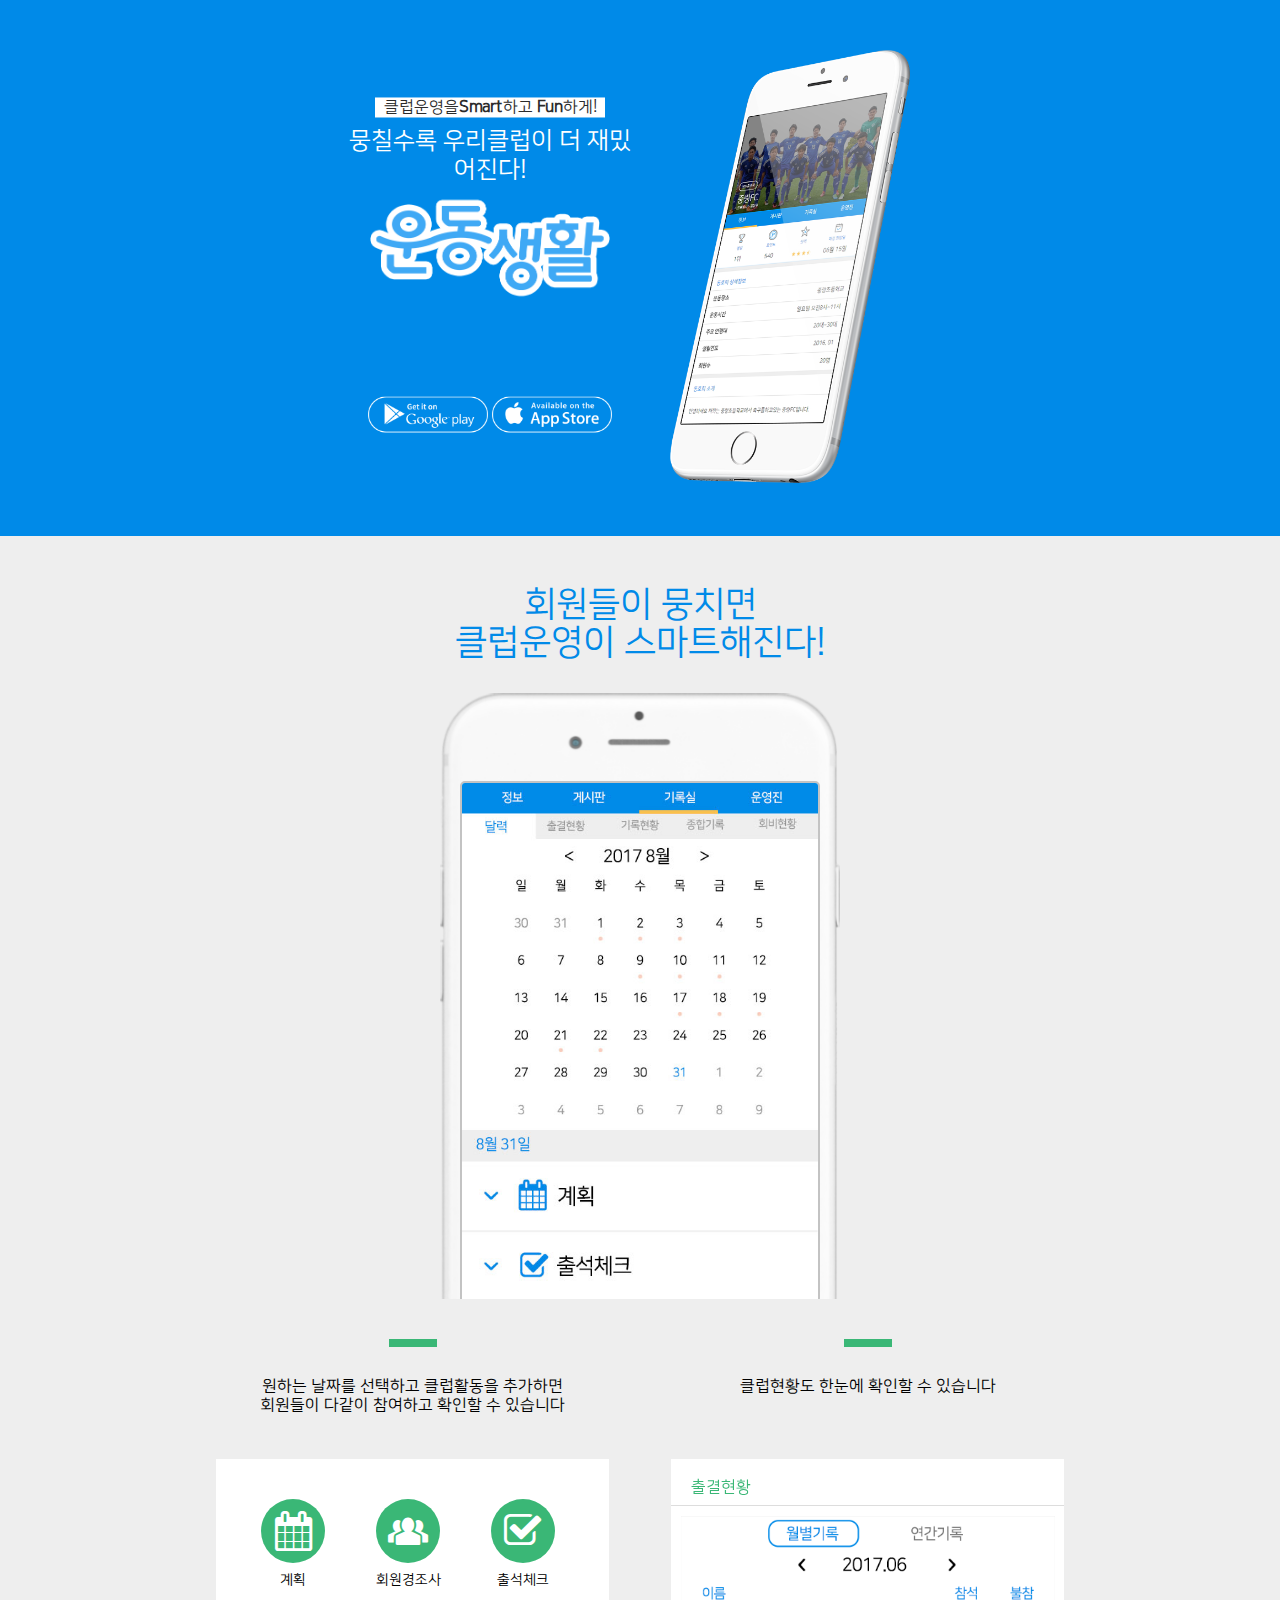
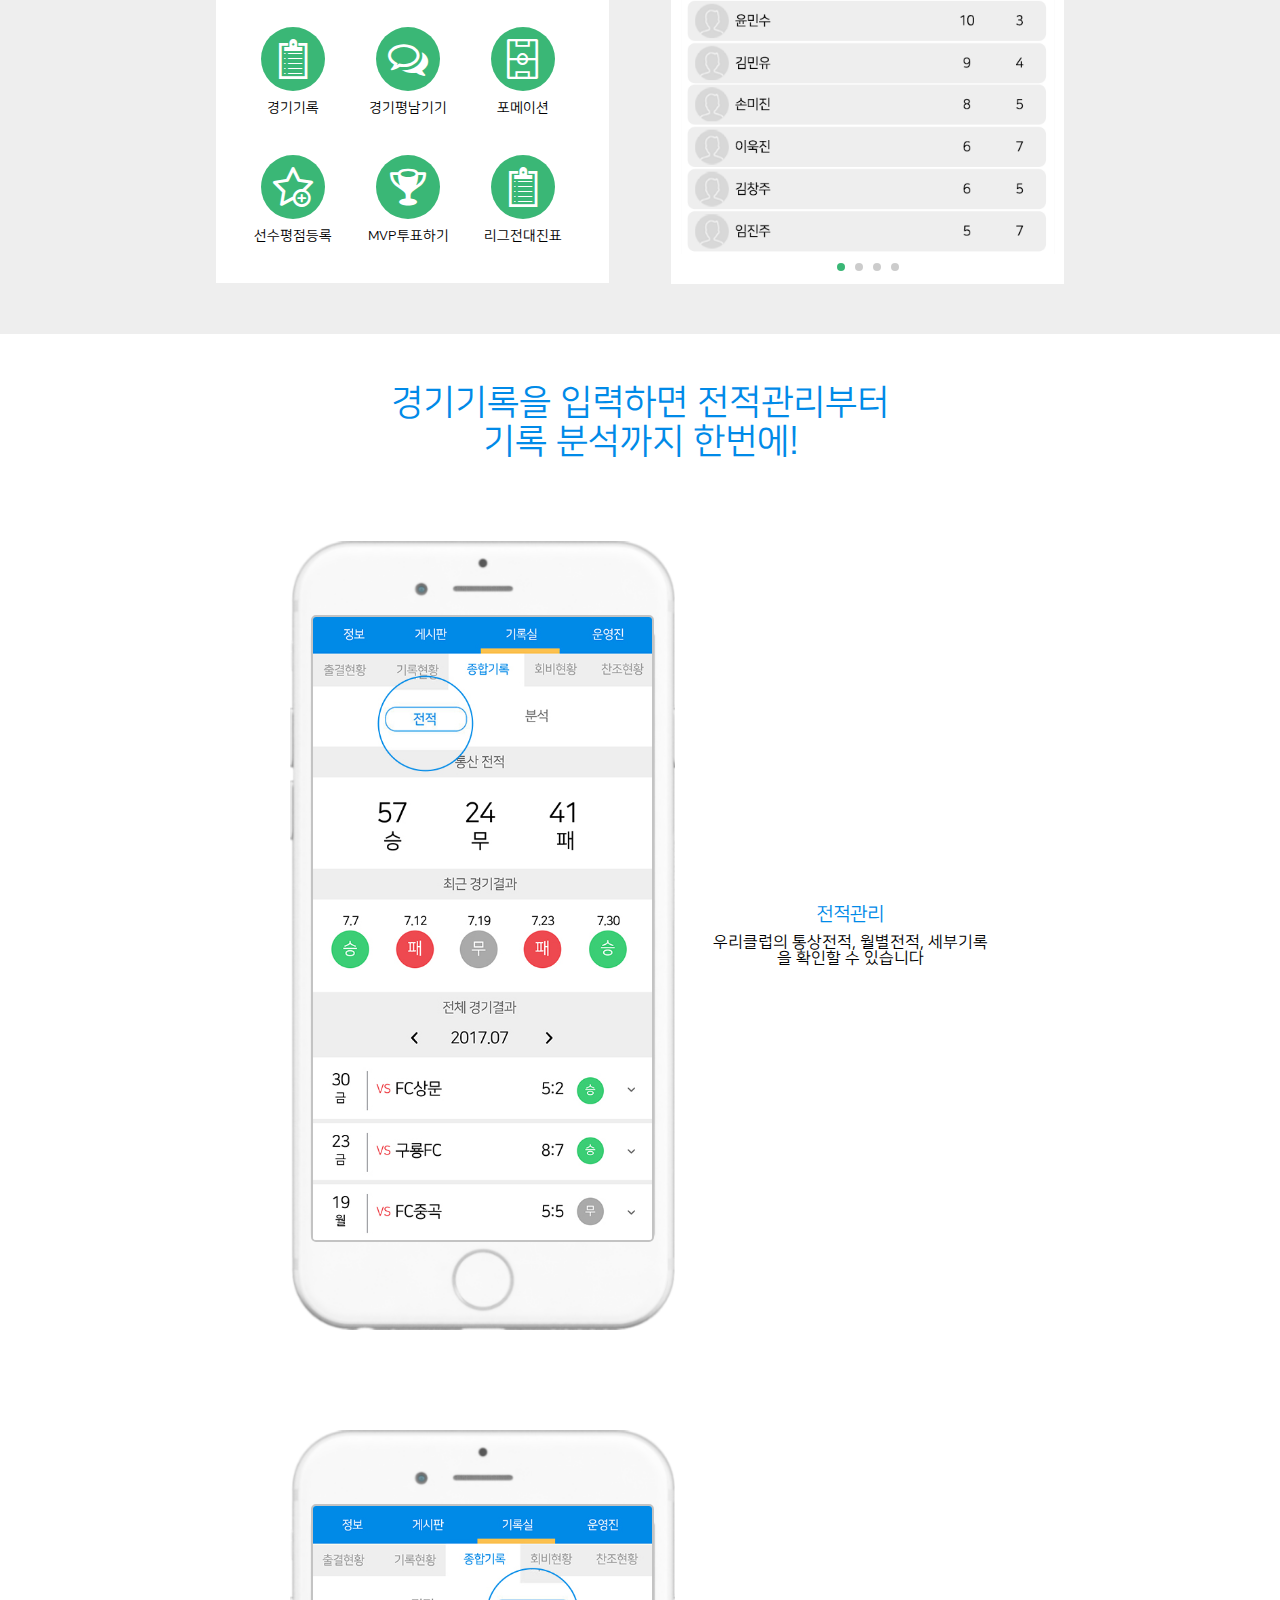
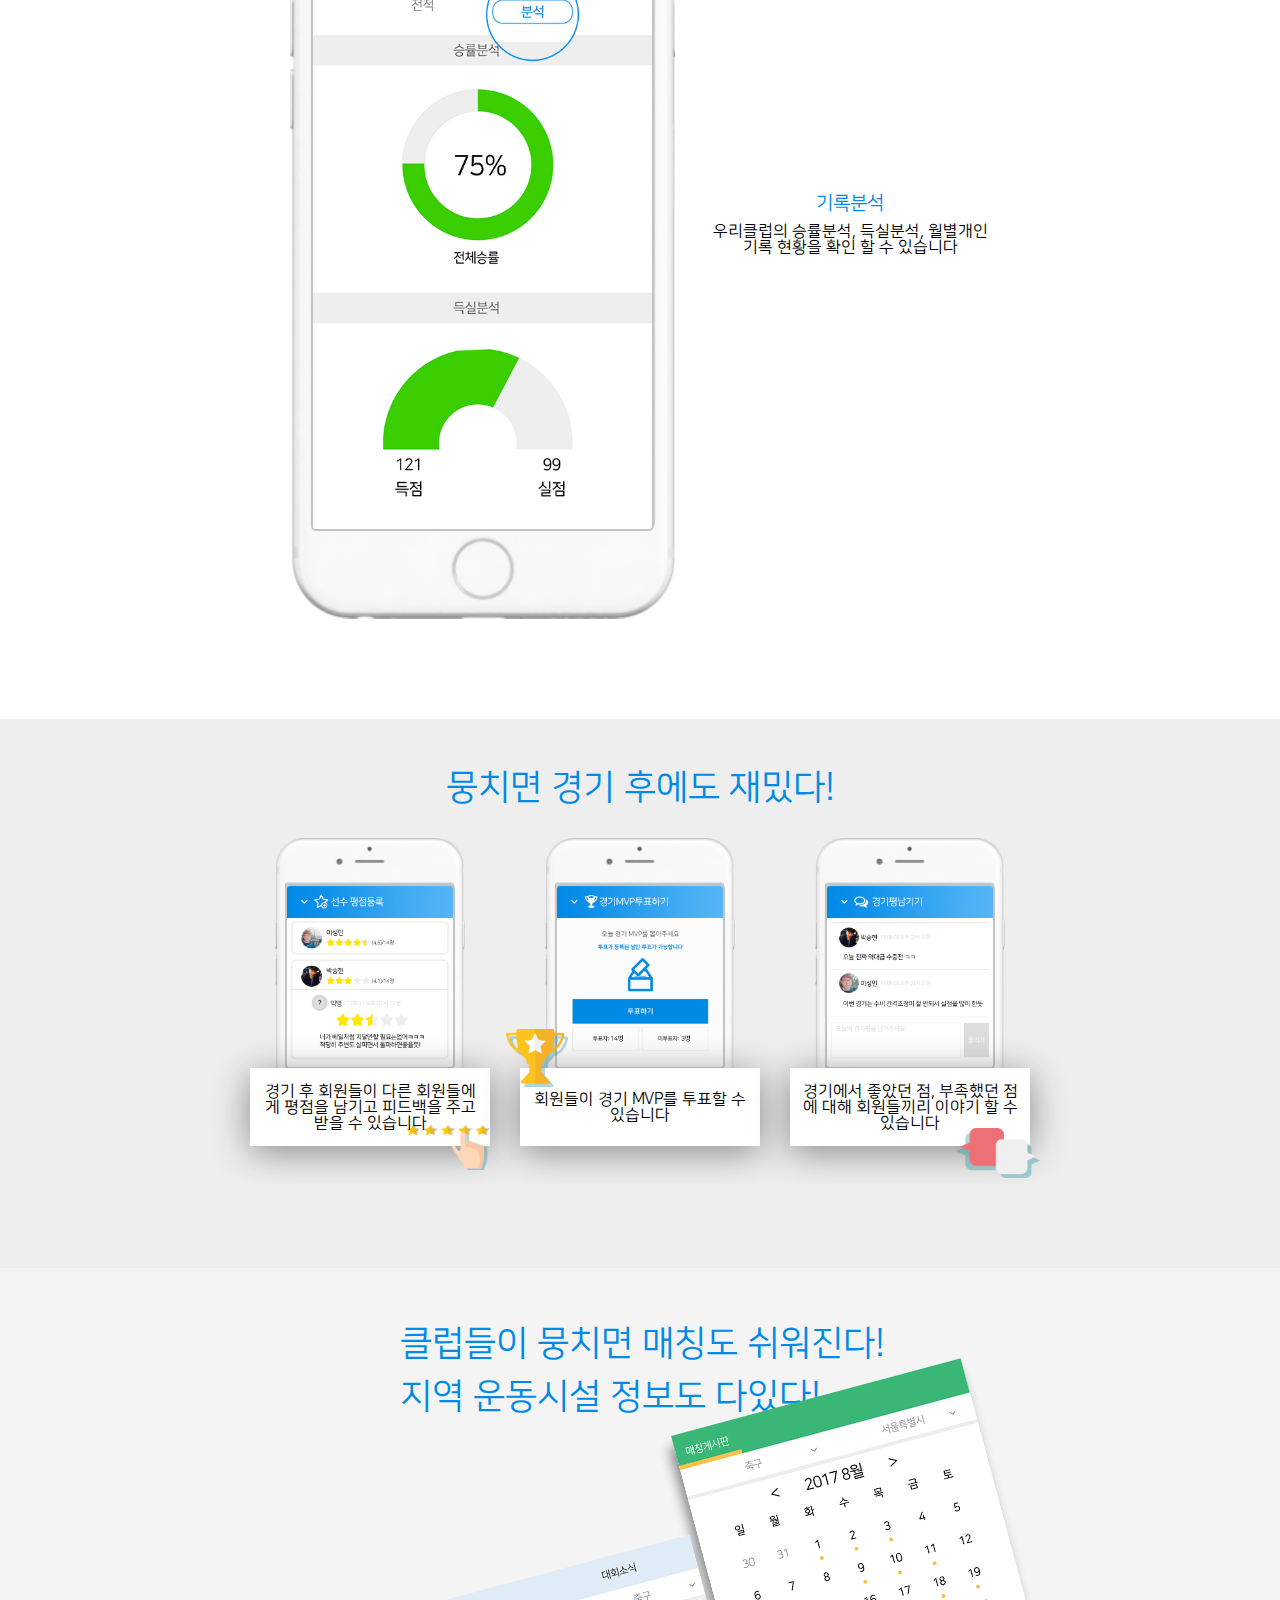
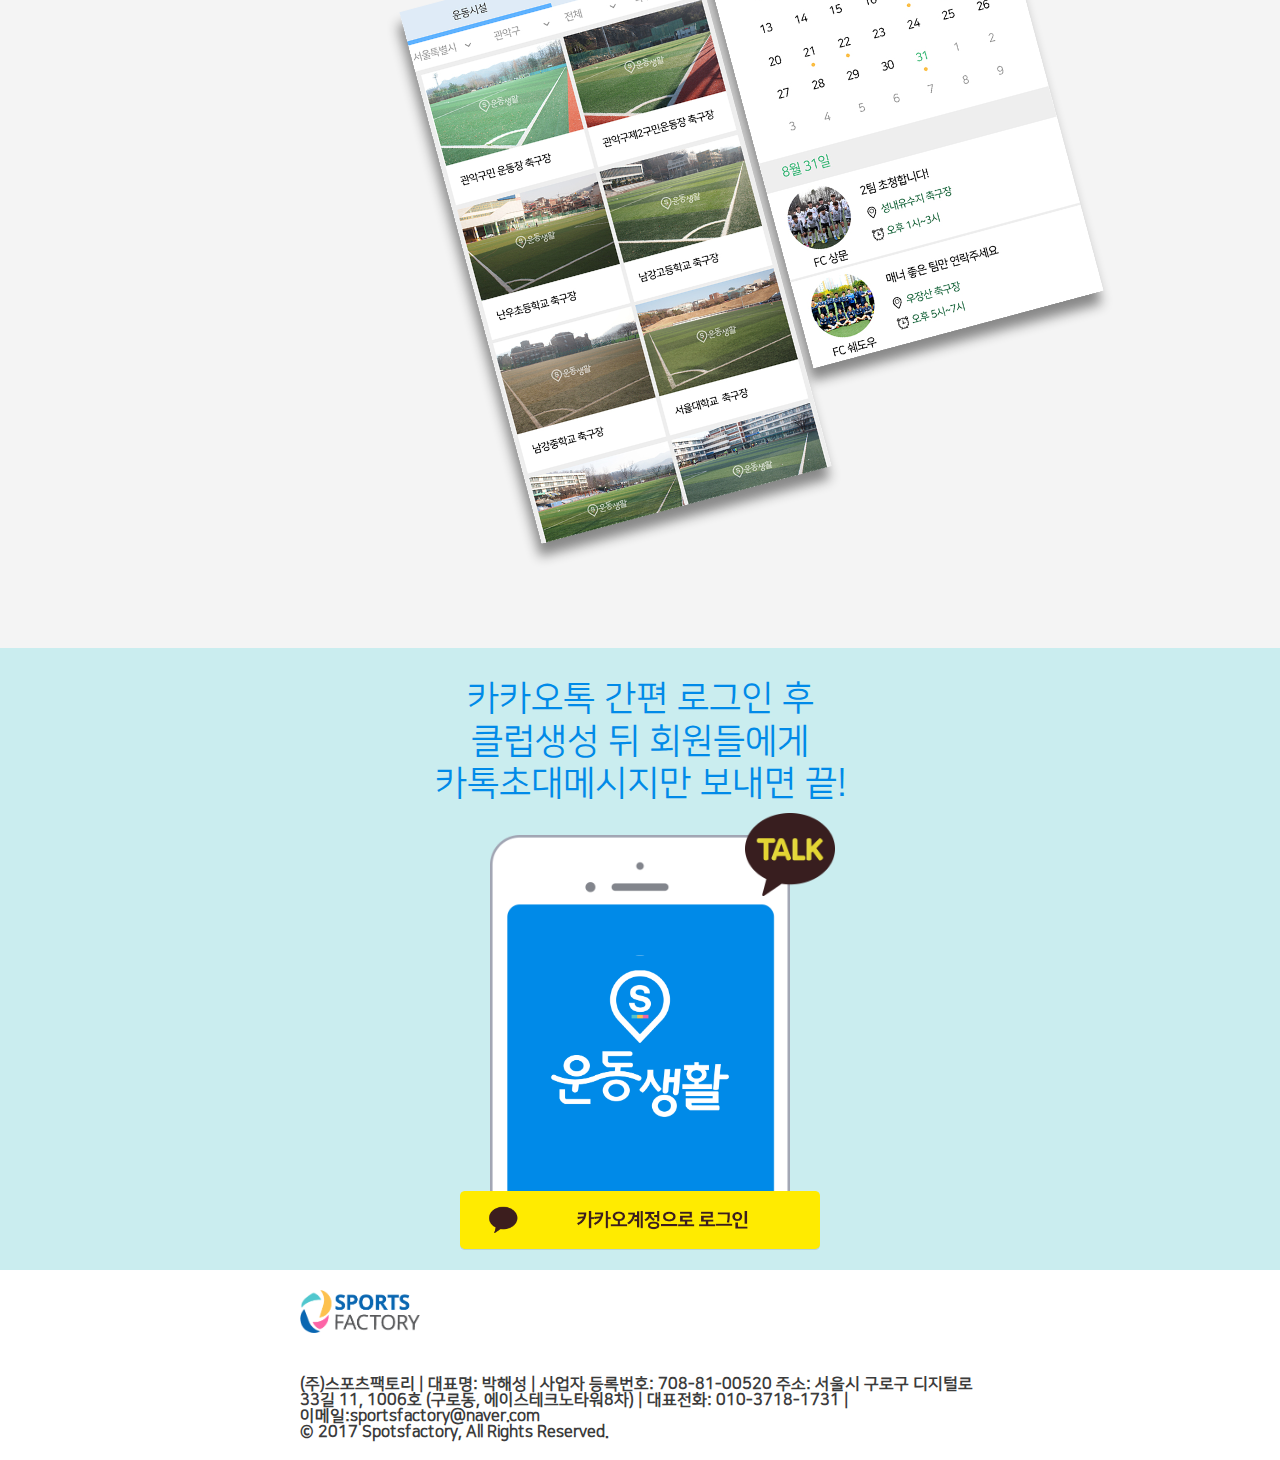
<file: homepage/index.html>
<!DOCTYPE html>
<html lang="en">
<head>
    <meta charset="UTF-8">
    <meta name="viewport" content="width=device-width,  user-scalable=no">
    <title>운동생활</title>
    <link rel="shortcut icon" href="favicon.ico">
    <link rel="stylesheet" type="text/css" href="css/reset.css">
    <link rel="stylesheet" type="text/css" href="css/swiper.css">
    <link rel="stylesheet" type="text/css" href="css/intro.css">
    <script src="js/swiper.js"></script>
</head>
<body>
    <header>
      <div class="contentWrap clearfix">
           <div class="textWrap">        
                <h2>클럽운영을<span>Smart</span>하고 <span>Fun</span>하게!</h2>
                <h1 class="mobile">뭉칠수록<br>우리클럽이 더 재밌어진다!</h1>
                <h1 class="desktop">뭉칠수록 우리클럽이 더 재밌어진다!</h1>
                <div class="mockup2D mobile">
                    <img src="image/splash.png" alt="운동생활">
                </div>
                <img class="desktop title" src="image/title.png">
                <a class="linkBtn" href="">
                    <img src="image/GooglePlay.png">
                    구글 플레이스토어에서 앱 다운받기
                </a>
                <a class="linkBtn" href="">
                    <img src="image/AppStore.png">       
                    애플 앱 스토어에서 앱 다운받기
                </a>
            </div>    
            <div class="imgWrap desktop">
                <img src="image/header.png">
            </div>
       </div>
    </header>
    <section> 
        <article class="recordRoom">
            <h1 class="title">회원들이 뭉치면<br>클럽운영이 스마트해진다!</h1>
            <div class="mockup3D">
                <img src="image/recordRoom.jpg" alt="앱 사용시 볼 수 있는 달력과 함께 일별로 추가 가능한 기록들">
            </div>
            <div class="contentWrap clearfix">
                <div class="content">
                    <h2>
                        원하는 날짜를 선택하고 클럽활동을 추가하면 <br>
                        회원들이 다같이 참여하고 확인할 수 있습니다
                    </h2>
                    <ul class="clearfix">
                        <li><strong class="icon">&#xe801;</strong>계획</li>
                        <li><strong class="icon">&#xe807;</strong>회원경조사</li>
                        <li><strong class="icon">&#xe800;</strong>출석체크</li>
                        <li><strong class="icon">&#xe802;</strong>경기기록</li>
                        <li><strong class="icon">&#xf0e6;</strong>경기평남기기</li>
                        <li><strong class="icon">&#xe84c;</strong>포메이션</li>
                        <li><strong class="icon">&#xe852;</strong>선수평점등록</li>
                        <li><strong class="icon">&#xe803;</strong>MVP투표하기</li>
                        <li><strong class="icon">&#xe802;</strong>리그전대진표</li>
                    </ul>
                </div>
                <div class="content">
                    <h2>클럽현황도 한눈에 확인할 수 있습니다</h2>
                    <div class="swiper-container">
                        <div class="swiper-wrapper">
                            <div class="swiper-slide">
                                <strong>출결현황</strong>
                                <img src="image/list_attend.png" alt="출결현황메뉴에서 참석, 불참을 개인별로 확인 할 수 있습니다.">
                            </div>
                            <div class="swiper-slide">
                                <strong>기록현황</strong>
                                <img src="image/list_record.png" alt="기록현황메뉴에서 득점, 도움을 개인별로 확인 할 수 있습니다.">
                            </div>
                            <div class="swiper-slide">
                                <strong>회비현황</strong>
                                <img src="image/list_fee.png" alt="회비현황메뉴에서 미납, 납부 여부를 개인별로 확인 할 수 있습니다.">
                            </div>
                            <div class="swiper-slide">
                                <strong>찬조현황</strong>
                                <img src="image/list_donate.png" alt="찬조현황메뉴에서 찬조 금액과 찬조 물품을 개인별로 확인 할 수 있습니다.">
                            </div>
                        </div>
                        <!-- Add Pagination -->
                        <div class="swiper-pagination"></div>
                    </div>
                </div>
            </div>
        </article>
        <article class="analysis">
            <h1 class="title">
                경기기록을 입력하면 전적관리부터<br>
                기록 분석까지 한번에!
           </h1>
            <div class="contentWrap clearfix">
                <div class="mockup3D full">
                    <img src="image/analysis1.jpg" alt="기록실에서 기록한 전체 전적의 통계를 확인 할 수 있는 전적 분석 메뉴에 대한 설명">
                </div>
                <div class="textWrap desktop">
                    <h2>전적관리</h2>  
                    <p>우리클럽의 통상전적, 월별전적, 세부기록을 확인할 수 있습니다</p>
                </div>
            </div>
            <div class="contentWrap clearfix">
                <div class="mockup3D full">
                    <img src="image/analysis2.jpg" alt="기록실에서 기록의 분석을 볼 수 있는 전적 분석 메뉴에 대한 설명">
                </div>
                <div class="textWrap desktop">
                    <h2>기록분석</h2>  
                    <p>우리클럽의 승률분석, 득실분석, 월별개인기록 현황을 확인 할 수 있습니다</p>
                </div>
            </div>
        </article>
        <article class="review">
            <h1 class="title">뭉치면 경기 후에도 재밌다!</h1>
            <div class="contentWrap clearfix">
                <div class="content">
                   <div class="mockup3D">
                        <img src="image/rating.png" alt="평점매기기">
                    </div>
                    <div class="textWrap">
                        <img id="icon_rating" src="image/icon_rating.png" src="평점매기기 아이콘">  <p>경기 후 회원들이 다른 회원들에게 평점을 남기고 피드백을 주고 받을 수 있습니다</p>
                    </div>
                </div>
                <div class="content">
                   <div class="mockup3D">
                        <img src="image/mvp.png" alt="MVP투표하기">
                    </div>
                    <div class="textWrap">
                        <img id="icon_mvp" src="image/icon_mvp.png" src="MVP투표하기 아이콘">  <p>회원들이 경기 MVP를 투표할 수 있습니다</p>
                    </div>
                </div>
                <div class="content">
                   <div class="mockup3D">
                        <img src="image/review.png" alt="경기평남기기">
                    </div>
                    <div class="textWrap">
                        <img id="icon_callout" src="image/icon_callout.png" src="경기평 남기기 아이콘">  <p>경기에서 좋았던 점, 부족했던 점에 대해 회원들끼리 이야기 할 수 있습니다</p>
                    </div>
                </div>
            </div>
        </article>
        <article class="matching">
            <div class="contentWrap">
                <h1 class="title">
                    클럽들이 뭉치면 매칭도 쉬워진다! <br>
<!--                    매칭희망팀 목록도 확인 할 수 있습니다 <br> -->
                    지역 운동시설 정보도 다있다!<br><!--
                    시설의 현장사진 및 이용정보를 알 수 있습니다 -->
                </h1>
                <div class="imgWrap">
                    <img src="image/matching1.jpg">
                    <img src="image/matching2.jpg">
                </div>
            </div>
        </article>
        <article class="kakaoTalk">
            <div class="contentWrap">
               <h1 class="title">카카오톡 간편 로그인 후<br> 클럽생성 뒤 회원들에게 <br>카톡초대메시지만 보내면 끝! </h1>
                <div class="mockup2D">
                    <img  class="bg" src="image/splash.png" alt="운동생활">
                    <img  class="callout" src="image/kakao1.png" alt="카카오톡 말풍선 이미지">
                    <img  class="invite" src="image/kakao2.png" alt="카카오톡 초대하기 버튼이미지">
                </div>
            </div>    
        </article> 
    </section>
    <footer>
       <div class="contentWrap">
            <img class="logo" src="image/logo.png" alt="스포트팩토리 로고">
            <p>
                (주)스포츠팩토리 | 대표명: 박해성 | 사업자 등록번호: 708-81-00520
                주소: 서울시 구로구 디지털로 33길 11, 1006호 (구로동, 에이스테크노타워8차) | 대표전화: 010-3718-1731 | 이메일:sportsfactory@naver.com
                <br>
                © 2017 Spotsfactory, All Rights Reserved.
            </p>
        </div>
    </footer>
    
    <script>
        /*스와이퍼*/
        var swiper = new Swiper('.swiper-container', {
            pagination: '.swiper-pagination',
            paginationClickable: true
        });
    </script>    
</body>
</html>
</file>
<file: homepage/css/intro.css>
/*공통*/
    .clearfix:after{    
        content: "";
        clear: both;
        display: block;
    }
    .desktop{
        display: none;
    }
    .mockup3D{
        width: 100%;
        padding: 20px;
        box-sizing: border-box;
        max-width: 400px;
        height: 50%;
        overflow: hidden;
        
        background-image: url(../image/phoneMockup2.png);
        background-size: cover;
        background-repeat: no-repeat;
        margin: auto;    
        width: calc(100% - 40px);
        padding: 20% 4.5% 0 4.5%;
    }
    .mockup3D img{
        width: 100%;
        border-radius: 5px;
        
        margin-bottom: -2%;
        border: 2px solid #c3c3c3;
        box-sizing: border-box;
    }
    .full.mockup3D img{
        margin-bottom: 25%;
        margin-top: -5%;
    }
    .mockup2D{
        background-image: url(../image/phoneMockup.png);
        background-size: contain;
        background-repeat: no-repeat;
        margin: auto;
    }
    .mockup2D img{
        width: 60%;
        margin: 40% auto;
    }
    article{
        padding: 50px 0;
    }
    article h1{
        font-size: 1.4em;
        text-align: center;
        margin-bottom: 30px;
        line-height: 1.1em;
    }
    @media only screen
    and (min-width : 375px) and (max-width : 425px){ 
        article h1{
            font-size: 1.6em;
        }
    }
    @media only screen
    and (min-width : 425px) and (max-width : 768px){ 
        article h1{
            font-size: 1.8em;
        }
    }
    .title{
        color: #008ae8;
    }
    /*공통 tablet*/
    @media only screen
    and (min-width : 768px) { 
        article .title{
            font-size: 2em;
        }
        .desktop{ display: block;}
        .mobile{ display: none; }
    }
    /*공통 decktop*/
    @media only screen
    and (min-width : 1024px) {
        article .title{
        font-size: 2.2em;
        }
    }





/*header*/
    header{
        margin:auto;
        text-align: center;
        padding: 50px 20px;
        max-height: 100vh;
        overflow: hidden;
        background-color: #008ae8;
    }
    header .textWrap{

    }
    header h2{    
        background-color: #fff;
        color: #2b2b2b;
        width: 14em;
        height: 1em;
        margin: auto;
        word-break: keep-all;
        padding: 2px 3px;
    }
    header h2 span{
/*        color: #FFC107;*/
        font-weight: bold;
    }
    header h1{
        line-height: 1.2em;
        color: #fff;
        margin: 10px 0 15px 0;
        font-size: 1.5em;
    }
    header .mockup2D{    
        width: 60%;
        max-width: 200px;
        margin-top: 20px;
        margin-bottom: 20px;
    }
    header .imgWrap{
        width: 55%;
        max-width: 300px;
        float: right;
    }
    header .imgWrap img{
        width: 80%;
    }
    .linkBtn{
        overflow: hidden;
        white-space: nowrap;
        width: 40%;
        max-width: 120px;
        display: inline-block;
    }
    .linkBtn img{
        width: 100%;
    }

    /*header tablet~ 반응형*/
    @media only screen
    and (min-width : 768px) { 
        header .contentWrap{
            width: 70%;
            max-width: 600px;
            position: relative;
            margin: auto;
        }
        header .textWrap{
            width: 51%;
            max-width: 300px;
            position: absolute;
            top: 50%;
            left: 0;
            transform: translate(0, -50% );
        }
        header .title{
            width: 80%;
            margin: auto;
            margin-bottom: 100px;
            max-width: 300px;
        }
    }






/*기록실*/
    .recordRoom{
        background-color: #eee;
    }
    .recordRoom h2:before{
        content: "";
        display: block;
        width: 3rem;
        height: 8px;
        background-color: #3ab776;
        margin: auto;
        margin-bottom: 30px;
    }
    .recordRoom h2{
        text-align: center;
        margin: 40px 10px;
        line-height: 1.2em;
        height: 5em;
    }
    .recordRoom .mockup3D {
        margin: auto;
    }
    /* 기록실 설명 이미지중 화면크기가 440px이상 일때, 목업 이미지 400px이상 커지지 않음 내부의 실사 img 위치가 %로 잡혀있기 때문에 %의 영향을 받지 않게 px값으로 고정하기*/
     @media only screen
        and (min-width : 440px) { 
            .recordRoom .mockup3D{
                padding: 88px 19.797px 0px 19.797px;
            }
            .recordRoom .mockup3D img{
                width: 360.41px;
                margin-bottom: -7.203px;
            }
        }
    .recordRoom ul{
        background-color: #fff;
        margin: auto;
        width: 70%;
        padding: 20px;
        max-width: 500px;
        text-align: left;
        overflow: hidden;
    }
    .recordRoom li{    
        display: inline-block;
        padding: 20px 0;
        width: 50%;
        font-size: 14px;
        text-align: center;
        float: left;
    }
    /*recordRoom layout ul li 3*3*/
    @media only screen
    and (min-width : 400px) { 
        .recordRoom li{    
            width: 32.5%;
        }
    }
    .recordRoom li strong{    
        background-color: #3ab776;
        border-radius: 50%;
        color: #fff;
        display: block;
        font-size: 2.5rem;
        width: 4rem;
        height: 4rem;
        line-height: 4rem;
        margin: auto;
        margin-bottom: 10px;
    }
    .recordRoom .swiper-container{
        background-color: #fff;    
        margin: auto;
        width: calc(70% + 40px);
        max-width: 540px;
    }
    .recordRoom .swiper-slide{
        padding: 20px 0;
    }
    .recordRoom .swiper-slide strong{    
        width: 100%;
        display: block;
        color: #3ab776;
        padding-bottom: 10px;
        border-bottom: 1px solid #ddd;
        text-align: left;
        text-indent: 20px;
    }
    .recordRoom .swiper-slide img{
        width: calc(100% - 20px);
        display: block;
        margin: 10px;
        background-color: #eee;
/*        height: 277px;*/
    }
    .recordRoom .swiper-pagination-bullet-active{
        background: #3ab776;
    }
    /*recordRom desktop 반응형*/
    @media only screen
    and (min-width : 1024px) {
        .recordRoom .contentWrap{
            text-align: center;
            width: 960px;
            margin: auto;
        }
        .recordRoom .content:first-child{
            margin-right: -25px;
        } 
        .recordRoom .content:nth-child(2){
            margin-left: -25px;
        }    
        .recordRoom .content{
            float:left;
            width: 505px;
        }
    }




/*기록분석*/
    .analysis{
        background-color: #fff;
    }
    .analysis .mockup3D{
        margin: 50px auto;
    }
    /*기록분석 tablet~ 반응형*/
    @media only screen
    and (min-width : 768px) { 
        .analysis .contentWrap{
            width: 70%;
            max-width: 700px;
            position: relative;
            margin: auto;
        }
        .analysis .mockup3D{
            float: left;
            width: 55%;
        }
        .analysis .textWrap{
            width: 40%;
            max-width: 400px;
            position: absolute;
            top: 50%;
            right: 0;
            transform: translate(0, -50% );
            word-break: break-all;
            word-wrap: break-word;
            text-align: center;
        }
        .analysis h2{
            color: #008ae8;
            margin-bottom: 10px;
            font-size: 1.2em;
        }
        .analysis p{
        }
    }
    /* 분석 설명 화면크기가 440px 이하일 때 반응형 440px~768px일때 목업 이미지 고정값으로 들어가고 768px 이상일 때 반응형으로 제작*/
    @media only screen
            and (min-width : 440px) and (max-width : 767px) { 
                .analysis .mockup3D{
                    padding: 88px 19.797px 92px 19.797px;
                }
                .analysis .mockup3D img{
                    width: 360.41px;
                    margin-bottom: -7.203px;
                }
            }
     @media only screen
        and (min-width : 768px) { 
            .analysis .mockup3D{
                padding: 13% 3% 0px 3%;
            }
        }




/*평가하기*/
.review{
    background-color: #eee;
}
.review .content{
    position: relative;
    padding: 0 20px;
    margin-bottom: 150px;
}
.review .mockup3D{
    margin: auto;
}
.review .textWrap{
    width: calc(100% - 60px);
    max-width: 380px;
    min-height: 3rem;
    position: absolute;
/*    bottom: 6px;*/
    left: 50%;
    transform: translate(-50%, 0);
    display: block;
    padding: 15px;
    background-color: #fff;
    box-shadow: 0px 6px 36px #888888;
    word-break: break-all;
    word-wrap: break-word;
    text-align: center;
}
.review .textWrap p{
    position: absolute;
    top: 50%;
    left: 50%;
    transform: translate(-50%, -50%);
    width: calc(100% - 20px);
}
.review .textWrap:after { 
    content: ""; 
    display: inline-block; 
    vertical-align: middle;
    width: 0px;
    height: 100%;
}
.review .textWrap img{
    position: absolute;
    display: block;
}
#icon_rating{
    top:73%;
    right: 0;
    width: 35%;
}
#icon_mvp{
    left: -6%;
    top: -50%;
    width: 26%;
}
#icon_callout{
    top: 76%;
    right: -4%;
    width: 35%;
}
/*평가하기 desktop~ 반응형*/
    @media only screen
    and (min-width : 1024px) { 
        .review .contentWrap{
            width: 80%;
            max-width: 810px;
            position: relative;
            margin: auto;
        }
        .review .content{
            width: 33.33%;
            max-width: 230px;
            float: left;
        }
    }
    /* review 설명 이미지중 화면크기가 485px이상 일때, 목업 이미지 400px이상 커지지 않음 내부의 실사 img 위치가 %로 잡혀있기 때문에 %의 영향을 받지 않게 px값으로 고정하기*/
     @media only screen
        and (min-width : 485px) and (max-width : 1023px){ 
            .review .mockup3D{
                padding: 88px 19.797px 0px 19.797px;
            }
            .review .mockup3D img{
                width: 360.41px;
                margin-bottom: -7.203px;
            }
        }
/* matching*/
.matching{
    background-color: #f4f4f4;
    height: 150vw;
    overflow: hidden;
    padding-bottom: 150px;
}
.matching .contentWrap{
    margin: auto;
    width: 100%;
    max-width: 500px;
    margin-bottom: 18%;
}
.matching .title{
    text-align: left;
    margin-left: 10px;
    margin-bottom: 10%;
    line-height: 1.5em;
}
.matching .imgWrap{
    position: relative;
    height: 100vw;
    transform: rotate(-15deg);
    max-width: 580px;
}
.matching img{
    position: absolute;
    width: 60%;
    box-shadow: -5px 12px 12px #888888;
}
.matching img:nth-child(1){
    left: calc(60% - 20px + 8px);
    top: 0;
}
.matching img:nth-child(2){
    top: 20%;
    left: -20px;
}
/*왼쪽하단의 이미지 top기본은 %로 작업되어있음, 화면이 커졌을 때 많이 내려가 보이는 것을 잡아줌*/
@media only screen
    and (min-width : 450px){ 
        .matching img:nth-child(2){
            top: 100px;
        }
    }

/*화면크기 500px에서 contentWrap 넓이 500px이고 내부 img크기는 전체 길이의 %인것을 px로 고정해줌*/
@media only screen
    and (min-width : 500px) { 
        .matching img{
            width: 300px;
        }
        .matching{
            height: 780px;
        }
    }

/*이미지 최고 사이즈 이상으로 커졌을 때 이미지가 자동으로 오른쪽 하단에 붙도록 설정*/
@media only screen
    and (min-width : 650px) { 
        .matching .imgWrap{
            right: calc(-50vw + 300px);
            top: -30px;
        }
    }

/*화면 전체의 길이가 길어져서 오른쪽 하단에 붙는것이 어색해질때 px값으로 위치를 고정*/
@media only screen
    and (min-width : 1000px) { 
        .matching .imgWrap{
            right: -160px;
            top: -50px;
        }
    }
/*kakaoTalk*/
.kakaoTalk{
    background-color: #caedef;
    padding: 0;
    padding-top: 30px;
}
.kakaoTalk .title{
    line-height: 1.2em;
}
.kakaoTalk .mockup2D{
    width: 50%;
    max-width: 300px;
    position: relative;
    text-align: center;
}
.kakaoTalk .invite{
    width: 120%;
    margin: 0;
    position: absolute;
    bottom: 20px;
    left: 50%;
    transform: translate(-50%, 0);
}
.kakaoTalk .callout{
    position: absolute;
    top: -5%;
    margin: 0;
    width: 30%;
    max-width: 90px;
    right: -15%;
}
@media only screen
    and (min-width : 768px) { 
        .kakaoTalk .contentWrap{
            width: 70%;
            max-width: 700px;
            position: relative;
            margin: auto;
        }
    }



/*footer*/
footer{
    background-color: #fff;
    padding: 20px 10px 10px 10px;
    color: #3b3b3b;
}
footer .logo{
    margin-bottom: 30px;
    width: 40%;
    max-width: 120px;
    margin-left: 10px;
}
footer p{
    font-weight: bold;
    padding: 10px;
    word-break: keep-all;
}
@media only screen
    and (min-width : 768px) { 
        footer .contentWrap{
            width: 70%;
            max-width: 700px;
            position: relative;
            margin: auto;
        }
    }
</file>
